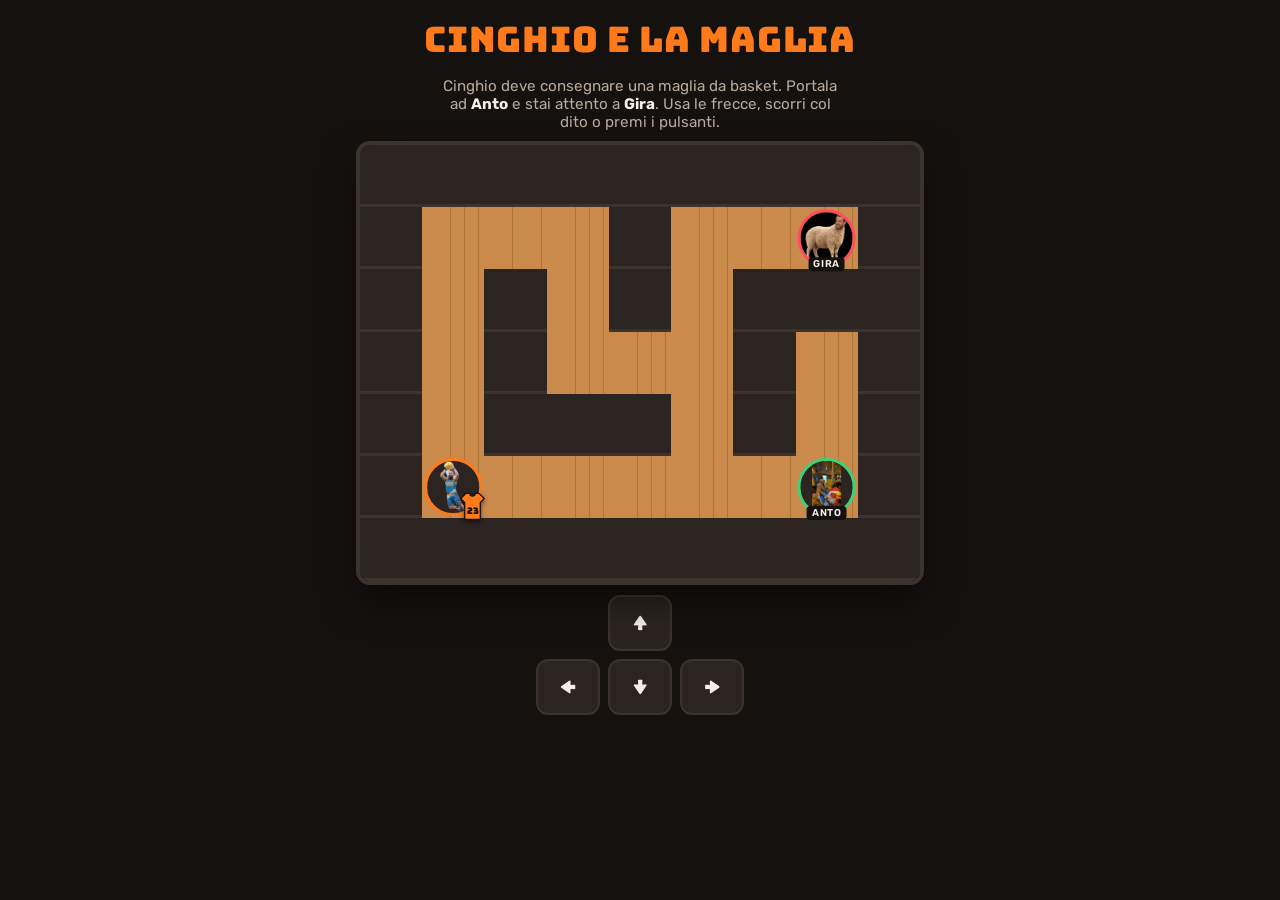
<file: docs/cinghio-game/index.html>
<!doctype html>
<html lang="it">
<head>
<meta charset="utf-8">
<meta name="viewport" content="width=device-width, initial-scale=1, viewport-fit=cover">
<title>Cinghio e la Maglia</title>
<link rel="stylesheet" href="https://fonts.googleapis.com/css2?family=Bungee&family=Rubik:wght@400;600&display=swap">
<style>
  /* Layout: one centered court-floor maze, HUD above, d-pad below. Single dark arcade look by choice. */
  :root {
    --bg: #14110f;
    --floor: #c98a4b;      /* hardwood */
    --floor-line: #b07337;
    --wall: #2b2420;
    --wall-edge: #3d332d;
    --orange: #ff7a1a;     /* basketball */
    --text: #f6eee6;
    --muted: #b8a99b;
    --win: #3fd17a;
    --lose: #ff4d5e;
    --display: "Bungee", "Impact", system-ui, sans-serif;
    --body: "Rubik", system-ui, -apple-system, sans-serif;
    color-scheme: dark;
  }
  [hidden] { display: none !important; }
  html, body { height: 100%; }
  * { box-sizing: border-box; }
  body { margin: 0;
    background: var(--bg);
    color: var(--text);
    font-family: var(--body);
    padding-left: max(16px, env(safe-area-inset-left, 0px));
    padding-right: max(16px, env(safe-area-inset-right, 0px));
    padding-block: 16px;
    box-sizing: border-box;
    display: flex; flex-direction: column; align-items: center; gap: 14px;
    -webkit-user-select: none; user-select: none;
    touch-action: manipulation;
  }
  h1 {
    font-family: var(--display); font-weight: 400;
    font-size: clamp(1.4rem, 5vw, 2.2rem); margin: 0; letter-spacing: .02em;
    color: var(--orange); text-align: center; text-wrap: balance;
  }
  .hint { margin: 0; color: var(--muted); font-size: .95rem; text-align: center; max-width: 40ch; }
  .hint b { color: var(--text); }

  .court {
    --cols: 9; --rows: 7;
    position: relative;
    width: min(100%, 560px);
    aspect-ratio: 9 / 7;
    max-width: 100%;
    display: grid;
    grid-template-columns: repeat(var(--cols), 1fr);
    grid-template-rows: repeat(var(--rows), 1fr);
    border-radius: 10px; overflow: hidden;
    box-shadow: 0 0 0 4px var(--wall-edge), 0 18px 40px rgba(0,0,0,.5);
  }
  .cell.floor {
    background: repeating-linear-gradient(90deg, var(--floor) 0 22%, var(--floor-line) 22% 23%);
  }
  .cell.wall {
    background: var(--wall);
    box-shadow: inset 0 -3px 0 var(--wall-edge);
  }
  .sprite {
    position: absolute;
    width: calc(100% / 9); height: calc(100% / 7);
    display: grid; place-items: center;
    transition: transform .14s ease-out;
    pointer-events: none;
  }
  .sprite img {
    width: 92%; height: 92%; object-fit: cover; border-radius: 50%;
    border: 3px solid var(--text); box-sizing: border-box; background: var(--wall);
  }
  .sprite.anto img { border-color: var(--win); }
  .sprite.gira img { border-color: var(--lose); }
  .sprite .tag {
    position: absolute; bottom: -2px; font: 600 .62rem/1 var(--body);
    background: var(--bg); color: var(--text); padding: 2px 5px; border-radius: 4px;
    text-transform: uppercase; letter-spacing: .06em;
  }
  .player { z-index: 2; }
  .player img { border-color: var(--orange); }
  .jersey {
    position: absolute; right: -4%; bottom: -4%; width: 46%; height: 46%;
    filter: drop-shadow(0 2px 2px rgba(0,0,0,.5));
  }
  @media (prefers-reduced-motion: reduce) { .sprite { transition: none; } }

  .pad {
    display: grid; grid-template-columns: repeat(3, 64px); grid-template-rows: repeat(2, 56px);
    gap: 8px;
  }
  .pad button {
    font: 400 1.4rem var(--display); color: var(--text);
    background: var(--wall); border: 2px solid var(--wall-edge); border-radius: 12px;
    cursor: pointer;
  }
  .pad button:active { background: var(--orange); }
  .pad button:focus-visible, .again:focus-visible { outline: 3px solid var(--orange); outline-offset: 2px; }
  #up { grid-column: 2; grid-row: 1; }
  #left { grid-column: 1; grid-row: 2; }
  #down { grid-column: 2; grid-row: 2; }
  #right { grid-column: 3; grid-row: 2; }

  .overlay {
    position: absolute; inset: 0; z-index: 5;
    display: flex; flex-direction: column; align-items: center; justify-content: center; gap: 14px;
    background: rgba(20,17,15,.88); text-align: center; padding: 16px;
    animation: pop .25s ease-out;
  }
  .overlay img { width: 28%; aspect-ratio: 1; object-fit: cover; border-radius: 50%; border: 4px solid currentColor; }
  .overlay p {
    margin: 0; font-family: var(--display); font-size: clamp(1.1rem, 5vw, 2rem); line-height: 1.15;
    text-wrap: balance;
  }
  .overlay.win { color: var(--win); }
  .overlay.lose { color: var(--lose); }
  .again {
    font: 600 1rem var(--body); color: var(--bg); background: var(--text);
    border: 0; border-radius: 999px; padding: 10px 22px; cursor: pointer;
  }
  @keyframes pop { from { opacity: .4; transform: scale(.96); } to { opacity: 1; transform: none; } }
  @media (prefers-reduced-motion: reduce) { .overlay { animation: none; } }
</style>

</head>
<body>
<h1>Cinghio e la Maglia</h1>
<p class="hint">Cinghio deve consegnare una maglia da basket. Portala ad <b>Anto</b> e stai attento a <b>Gira</b>. Usa le frecce, scorri col dito o premi i pulsanti.</p>

<div class="court" id="court" aria-label="Labirinto">
  <div class="sprite anto" id="anto"><img src="anto.webp" alt="Anto"><span class="tag">Anto</span></div>
  <div class="sprite gira" id="gira"><img src="gira.png" alt="Gira"><span class="tag">Gira</span></div>
  <div class="sprite player" id="player">
    <img src="cinghio.webp" alt="Cinghio">
    <svg class="jersey" viewBox="0 0 40 44" aria-hidden="true">
      <path d="M10 2h6a4 4 0 0 0 8 0h6l8 8-6 6v26H8V16l-6-6z" fill="#ff7a1a" stroke="#14110f" stroke-width="2"/>
      <text x="20" y="34" text-anchor="middle" font-family="Bungee, Impact, sans-serif" font-size="14" fill="#14110f">23</text>
    </svg>
  </div>
  <div class="overlay" id="overlay" hidden>
    <img id="ovImg" alt="">
    <p id="ovText"></p>
    <button class="again" id="again" type="button">Gioca ancora</button>
  </div>
</div>

<div class="pad">
  <button id="up" type="button" aria-label="Su">↑</button>
  <button id="left" type="button" aria-label="Sinistra">←</button>
  <button id="down" type="button" aria-label="Giù">↓</button>
  <button id="right" type="button" aria-label="Destra">→</button>
</div>

<script>
  // # wall, . floor, S start, A Anto, G Gira
  const MAP = [
    "#########",
    "#...#..G#",
    "#.#.#.###",
    "#.#...#.#",
    "#.###.#.#",
    "#S.....A#",
    "#########",
  ];
  const ROWS = MAP.length, COLS = MAP[0].length;
  const court = document.getElementById('court');
  const player = document.getElementById('player');
  const overlay = document.getElementById('overlay');
  let start, anto, gira, pos, over = false;

  // build cells (inserted before the sprites so sprites sit on top)
  const frag = document.createDocumentFragment();
  MAP.forEach((row, r) => [...row].forEach((ch, c) => {
    const d = document.createElement('div');
    d.className = 'cell ' + (ch === '#' ? 'wall' : 'floor');
    d.style.gridRow = r + 1; d.style.gridColumn = c + 1;
    frag.appendChild(d);
    if (ch === 'S') start = { r, c };
    if (ch === 'A') anto = { r, c };
    if (ch === 'G') gira = { r, c };
  }));
  court.prepend(frag);

  const place = (el, p) => { el.style.transform = `translate(${p.c * 100}%, ${p.r * 100}%)`; };
  place(document.getElementById('anto'), anto);
  place(document.getElementById('gira'), gira);

  function reset() {
    pos = { ...start }; over = false;
    overlay.hidden = true;
    place(player, pos);
  }

  function finish(win) {
    over = true;
    overlay.className = 'overlay ' + (win ? 'win' : 'lose');
    document.getElementById('ovImg').src = win ? 'anto.webp' : 'gira.png';
    document.getElementById('ovText').textContent = win
      ? 'Complimenti, hai vinto! Anto ha la sua maglia 🏀'
      : 'Ehi perdente, chiavati Gira';
    overlay.hidden = false;
    document.getElementById('again').focus();
  }

  function move(dr, dc) {
    if (over) return;
    const n = { r: pos.r + dr, c: pos.c + dc };
    if (MAP[n.r]?.[n.c] === undefined || MAP[n.r][n.c] === '#') return;
    pos = n; place(player, pos);
    if (n.r === anto.r && n.c === anto.c) setTimeout(() => finish(true), 160);
    else if (n.r === gira.r && n.c === gira.c) setTimeout(() => finish(false), 160);
  }

  const DIRS = { up: [-1, 0], down: [1, 0], left: [0, -1], right: [0, 1] };
  const KEYS = { ArrowUp: 'up', w: 'up', ArrowDown: 'down', s: 'down', ArrowLeft: 'left', a: 'left', ArrowRight: 'right', d: 'right' };
  addEventListener('keydown', e => {
    const k = KEYS[e.key] || KEYS[e.key.toLowerCase?.()];
    if (k) { e.preventDefault(); move(...DIRS[k]); }
    else if (over && (e.key === 'Enter' || e.key === ' ')) { e.preventDefault(); reset(); }
  });
  Object.keys(DIRS).forEach(k => document.getElementById(k).addEventListener('click', () => move(...DIRS[k])));
  document.getElementById('again').addEventListener('click', reset);

  // swipe on the maze
  let t0 = null;
  court.addEventListener('touchstart', e => { t0 = e.touches[0]; }, { passive: true });
  court.addEventListener('touchend', e => {
    if (!t0) return;
    const t = e.changedTouches[0], dx = t.clientX - t0.clientX, dy = t.clientY - t0.clientY;
    t0 = null;
    if (Math.max(Math.abs(dx), Math.abs(dy)) < 24) return;
    if (Math.abs(dx) > Math.abs(dy)) move(0, dx > 0 ? 1 : -1); else move(dy > 0 ? 1 : -1, 0);
  }, { passive: true });

  reset();
</script>
</body>
</html>
</file>
